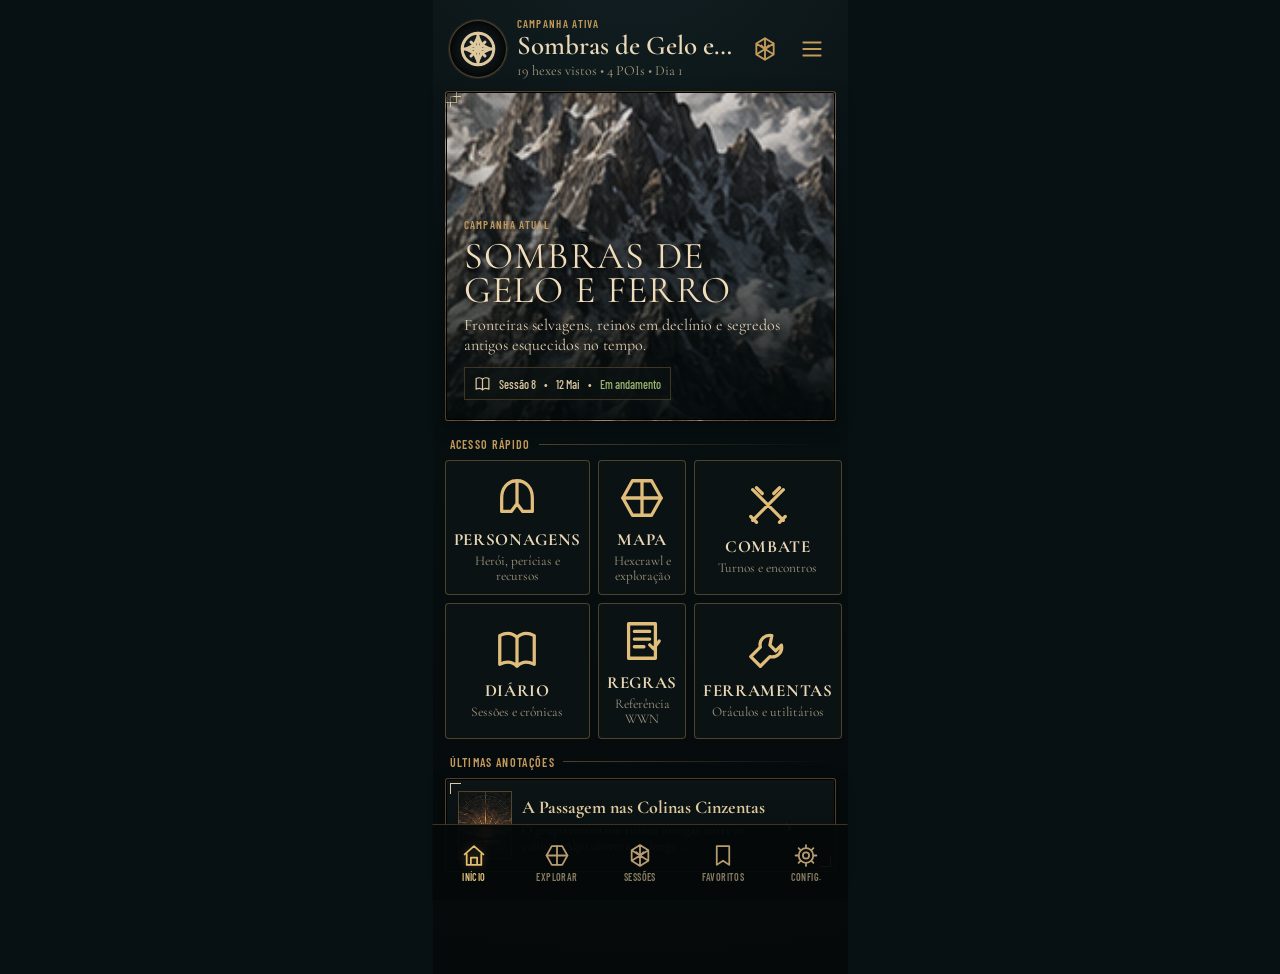
<file: index.html>
<!doctype html><html lang="pt-BR"><head><meta charset="utf-8"><meta name="viewport" content="width=device-width,initial-scale=1,maximum-scale=1,user-scalable=no"><title>Braseiro WWN</title><link rel="stylesheet" href="world.css?v=6"><link rel="stylesheet" href="world-v5.css?v=2"><link rel="stylesheet" href="app-v6.css?v=1"></head><body><main class="app">
<header class="top"></header>
<section id="inicio" class="view active"><div class="screen-head"><div class="brand-mark"><svg class="ui"><use href="assets/ui-icons.svg#compass"></use></svg></div><div class="screen-head-copy"><div class="eyebrow">Campanha ativa</div><div class="screen-title">Sombras de Gelo e Ferro</div><div class="screen-sub" id="homeWorldSummary">Mundo carregando...</div></div><div class="head-actions"><button class="iconbtn" onclick="appGo('mestre')"><svg class="ui"><use href="assets/ui-icons.svg#d20"></use></svg></button><button class="iconbtn" onclick="appGo('configuracoes')"><svg class="ui"><use href="assets/ui-icons.svg#menu"></use></svg></button></div></div>
<div class="hero-campaign orn-card"><div class="eyebrow">Campanha atual</div><div class="campaign-name">Sombras de<br>Gelo e Ferro</div><div class="campaign-desc">Fronteiras selvagens, reinos em declínio e segredos antigos esquecidos no tempo.</div><div class="campaign-meta"><svg class="ui" style="width:17px;height:17px"><use href="assets/ui-icons.svg#book"></use></svg><span>Sessão 8</span><span>•</span><span>12 Mai</span><span>•</span><span class="live">Em andamento</span></div></div>
<div class="section-cap">Acesso rápido</div><div class="quick-grid"><button class="quick-card" onclick="appGo('personagem')"><svg class="ui"><use href="assets/ui-icons.svg#helmet"></use></svg><b>Personagens</b><small>Herói, perícias e recursos</small></button><button class="quick-card" onclick="appGo('explorar')"><svg class="ui"><use href="assets/ui-icons.svg#hex"></use></svg><b>Mapa</b><small>Hexcrawl e exploração</small></button><button class="quick-card" onclick="appGo('confronto')"><svg class="ui"><use href="assets/ui-icons.svg#swords"></use></svg><b>Combate</b><small>Turnos e encontros</small></button><button class="quick-card" onclick="appGo('sessoes')"><svg class="ui"><use href="assets/ui-icons.svg#book"></use></svg><b>Diário</b><small>Sessões e crônicas</small></button><button class="quick-card" onclick="toast('Biblioteca de regras em preparação.')"><svg class="ui"><use href="assets/ui-icons.svg#rules"></use></svg><b>Regras</b><small>Referência WWN</small></button><button class="quick-card" onclick="appGo('mestre')"><svg class="ui"><use href="assets/ui-icons.svg#tools"></use></svg><b>Ferramentas</b><small>Oráculos e utilitários</small></button></div>
<div class="section-cap">Últimas anotações</div><div class="note-strip orn-card"><div class="thumb"></div><div><b>A Passagem nas Colinas Cinzentas</b><small>O grupo encontrou ruínas antigas entre as colinas. Algo observa de longe...</small></div><span class="mini-arrow">›</span></div><div id="playerLog" class="log legacy-hidden"></div></section>

<section id="personagem" class="view"><div class="screen-head"><div class="brand-mark"><svg class="ui"><use href="assets/ui-icons.svg#compass"></use></svg></div><div class="screen-head-copy"><div class="eyebrow">Ficha de personagem</div><div class="screen-title">Alaric Veyron</div><div class="screen-sub">Humano • Explorador • Nível 3</div></div><button class="iconbtn" onclick="appBack()"><svg class="ui"><use href="assets/ui-icons.svg#home"></use></svg></button></div><div class="char-tabs"><button class="active">Resumo</button><button>Perícias</button><button>Equipamento</button><button>Magia</button></div><div class="portrait-card orn-card"><div class="portrait"><svg class="ui"><use href="assets/ui-icons.svg#helmet"></use></svg></div><div class="hp-panel"><svg class="ui"><use href="assets/ui-icons.svg#heart"></use></svg><div class="eyebrow">Pontos de vida</div><div class="hp-big">27 <small>/ 27</small></div><div class="meter"><i style="width:100%"></i></div><div class="muted">Cheio</div></div></div><div class="three-stat"><div class="sheetstat"><svg class="ui"><use href="assets/ui-icons.svg#shield"></use></svg><span>Classe de armadura</span><b>15</b><small>Defesa</small></div><div class="sheetstat"><svg class="ui"><use href="assets/ui-icons.svg#boot"></use></svg><span>Movimento</span><b>30</b><small>pés</small></div><div class="sheetstat"><svg class="ui"><use href="assets/ui-icons.svg#compass"></use></svg><span>Esforço</span><b>6/6</b><small>disponível</small></div></div><div class="six-stat"><div class="sheetstat"><span>FOR</span><b>14</b><small>+2</small></div><div class="sheetstat"><span>DES</span><b>16</b><small>+3</small></div><div class="sheetstat"><span>CON</span><b>14</b><small>+2</small></div><div class="sheetstat"><span>INT</span><b>10</b><small>+0</small></div><div class="sheetstat"><span>SAB</span><b>13</b><small>+1</small></div><div class="sheetstat"><span>CAR</span><b>12</b><small>+1</small></div></div><div class="char-bottom-grid"><div class="list-card orn-card"><h3>Perícias em destaque</h3><button class="skillrow" onclick="rollSkill('Exploração',2)"><span>Exploração</span><b>+2</b></button><button class="skillrow" onclick="rollSkill('Sobrevivência',2)"><span>Sobrevivência</span><b>+2</b></button><button class="skillrow" onclick="rollSkill('Observação',1)"><span>Observação</span><b>+1</b></button><button class="skillrow" onclick="rollSkill('Furtividade',1)"><span>Furtividade</span><b>+1</b></button><div id="skillResult" class="muted" style="margin-top:8px"></div></div><div class="list-card orn-card"><h3>Ataque principal</h3><svg class="ui" style="width:38px;height:38px;color:var(--gold)"><use href="assets/ui-icons.svg#attack"></use></svg><div class="weapon">Espada Longa</div><div class="skillrow"><span>Ataque</span><b>+5</b></div><div class="skillrow"><span>Dano</span><b>1d8+3</b></div><div class="skillrow"><span>Proteção</span><b>CA 15</b></div></div></div><div class="encumbrance orn-card"><svg class="ui"><use href="assets/ui-icons.svg#item"></use></svg><div><div class="eyebrow">Encargos</div><b>Leve</b><div class="meter" style="height:6px;margin:7px 0"><i style="width:56%;background:#7f9b4c"></i></div></div><div style="text-align:right"><b>8,4 / 15</b><small>cargas</small></div></div></section>

<section id="explorar" class="view"><div class="screen-head"><div class="brand-mark"><svg class="ui"><use href="assets/ui-icons.svg#compass"></use></svg></div><div class="screen-head-copy"><div class="eyebrow">Worlds Without Number</div><div class="screen-title">Hex-Crawl</div><div class="screen-sub">Atlas vivo da campanha</div></div><div class="head-actions"><button class="iconbtn" onclick="wwnOpenSearch()"><svg class="ui"><use href="assets/ui-icons.svg#search"></use></svg></button><button class="iconbtn" onclick="wwnOpenLayers()"><svg class="ui"><use href="assets/ui-icons.svg#layers"></use></svg></button><button class="iconbtn" onclick="wwnOpenNotes()"><svg class="ui"><use href="assets/ui-icons.svg#note"></use></svg></button></div></div><div class="card"><div class="atlasbar"><div><div class="label">Atlas • Jornada</div><div class="title">ATLAS</div></div><div class="maptools"><button onclick="zoomBy(-.12)">−</button><button onclick="recenterMap()">⌖</button><button onclick="zoomBy(.12)">+</button></div></div><div class="worldmeta"><span class="pill" id="clockPill">Dia 1 • 08:00</span><span class="pill" id="regionPill">Região central</span><span class="pill" id="auditPill">Mundo ✓</span></div></div><div class="weatherbox card"><div class="weatherthumb" id="weatherThumb"></div><div><div class="label">Tempo / névoa</div><b id="weatherName">Manhã clara</b><div class="muted" id="weatherText">Clima contextual do hex atual.</div></div></div><div class="map" id="map"><div class="map-canvas" id="mapCanvas"></div><div class="map-weather" id="mapWeather"></div><div class="mapinfo"><div class="row"><div><div class="label">LOCAL</div><b id="hexName">Hex atual</b></div><div style="text-align:right"><div class="label">JORNADA</div><b id="travelText">—</b></div></div><div class="muted" id="hexText">Arraste com o dedo. Toque em um hex para selecionar.</div></div></div><div class="card" id="locationPanel"><div class="location-card"><div id="locationArt" class="location-art empty">⌖</div><div><div class="label">LOCAL / POI</div><b id="locationTitle">Nenhum local descoberto</b><div class="location-state" id="locationState"></div><div class="muted" id="locationDesc">Explore o hex para procurar locais de interesse.</div></div></div></div><div class="card event-card" id="eventCard"><div class="label">Último acontecimento</div><strong id="eventTitle">Jornada tranquila</strong><div class="muted" id="eventText">Nenhum acontecimento relevante foi registrado ainda.</div></div><div class="card sticky-actions"><div class="actions"><button class="action primary" onclick="explore()">◎ Explorar hex atual</button><button class="action" id="inspectBtn" onclick="inspectPOI()">◉ Investigar local</button><button class="action" id="enterBtn" onclick="enterPOI()">↳ Entrar / visitar</button><button class="action" onclick="camp()">☾ Acampar</button></div></div></section>

<section id="confronto" class="view"><div class="screen-head"><div class="brand-mark"><svg class="ui"><use href="assets/ui-icons.svg#compass"></use></svg></div><div class="screen-head-copy"><div class="eyebrow">Combate</div><div class="screen-title">Passagem nas Colinas</div><div class="screen-sub">Encontro ativo</div></div><button class="iconbtn" onclick="appBack()"><svg class="ui"><use href="assets/ui-icons.svg#home"></use></svg></button></div><div class="combat-top orn-card"><div class="roundbox"><div class="eyebrow">Rodada</div><b id="combatRound">2</b><small>de 6</small><b id="round" class="legacy-hidden">1</b></div><div class="initiative"><div class="eyebrow">Ordem de iniciativa</div><div class="initiative-track"></div><div class="initiative-dots"><span>18</span><span>15</span><span>12</span><span>09</span><span>07</span><span>04</span></div></div></div><div class="sides"><div><div class="side-title">Lado dos personagens</div><div class="combatant orn-card"><span class="avatar"><svg class="ui"><use href="assets/ui-icons.svg#helmet"></use></svg></span><span><b>Tharion</b><small>PV 18/18 • CA 15</small></span></div><div class="combatant orn-card"><span class="avatar"><svg class="ui"><use href="assets/ui-icons.svg#eye"></use></svg></span><span><b>Lyra</b><small>PV 13/13 • CA 13</small></span></div><div class="combatant orn-card"><span class="avatar"><svg class="ui"><use href="assets/ui-icons.svg#shield"></use></svg></span><span><b>Merek</b><small>PV 22/22 • CA 16</small></span></div></div><div><div class="side-title enemy">Lado dos inimigos</div><div class="combatant enemy orn-card"><span class="avatar"><svg class="ui"><use href="assets/ui-icons.svg#skull"></use></svg></span><span><b>Guerreiro</b><small>PV 7/10 • CA 12</small></span></div><div class="combatant enemy orn-card"><span class="avatar"><svg class="ui"><use href="assets/ui-icons.svg#skull"></use></svg></span><span><b>Arqueiro</b><small>PV 6/8 • CA 12</small></span></div><div class="combatant enemy orn-card"><span class="avatar"><svg class="ui"><use href="assets/ui-icons.svg#skull"></use></svg></span><span><b>Xamã</b><small>PV 5/7 • CA 11</small></span></div></div></div><div class="turn-panel orn-card"><div class="turn-head"><span>Turno de Tharion</span><span>Ações restantes</span></div><b id="mainA" class="legacy-hidden">●</b><b id="moveA" class="legacy-hidden">●</b><div class="combat-actions"><button class="combat-action" onclick="combatAttack()"><svg class="ui"><use href="assets/ui-icons.svg#attack"></use></svg><b>Atacar</b></button><button class="combat-action" onclick="useAction('moveA','Movimento registrado')"><svg class="ui"><use href="assets/ui-icons.svg#move"></use></svg><b>Mover</b></button><button class="combat-action" onclick="useAction('mainA','Defesa registrada')"><svg class="ui"><use href="assets/ui-icons.svg#shield"></use></svg><b>Defender</b></button><button class="combat-action"><svg class="ui"><use href="assets/ui-icons.svg#skill"></use></svg><b>Habilidade</b></button><button class="combat-action"><svg class="ui"><use href="assets/ui-icons.svg#item"></use></svg><b>Item</b></button><button class="combat-action"><svg class="ui"><use href="assets/ui-icons.svg#flee"></use></svg><b>Fuga</b></button></div></div><div class="roll-panel orn-card"><div class="eyebrow">Ataque com espada longa</div><div class="roll-line"><div class="roll-box"><span>d20</span><b id="combatDie">—</b></div><b>+</b><div class="roll-box"><span>Bônus</span><b>+5</b></div><b>=</b><div class="roll-box"><span>Total</span><b id="combatTotal">—</b></div></div><div style="display:flex;justify-content:space-between;margin-top:9px"><b id="combatOutcome" class="muted">Role o ataque</b><span>Alvo CA 12</span></div><div class="toolrow" style="margin-top:10px"><button class="action primary" onclick="combatDamage()">Rolar dano</button><button class="action" onclick="nextCombatRound()">Próxima rodada</button></div><div class="skillrow"><span>Dano</span><b id="damageTotal">—</b></div></div></section>

<section id="mestre" class="view"><div class="screen-head"><div class="brand-mark"><svg class="ui"><use href="assets/ui-icons.svg#compass"></use></svg></div><div class="screen-head-copy"><div class="eyebrow">Mestre</div><div class="screen-title">Oráculos & Ferramentas</div><div class="screen-sub">Mundo vivo e improvisação</div></div><button class="iconbtn" onclick="appBack()"><svg class="ui"><use href="assets/ui-icons.svg#home"></use></svg></button></div><div class="master-tabs"><button class="active">Oráculos</button><button>Tabelas</button><button>NPCs</button><button>Facções</button></div><div class="oracle-hero orn-card"><h2>Oráculos rápidos</h2><div class="muted">Pergunte ao mundo e deixe a imaginação guiar a história.</div></div><div class="oracle-grid"><button class="oracle-card orn-card" onclick="oracleRoll('acao')"><svg class="ui"><use href="assets/ui-icons.svg#compass"></use></svg><b>Ação / Tema</b><small>Qual ação ou tema está em destaque?</small><button>Rolar</button></button><button class="oracle-card orn-card" onclick="oracleRoll('encontro')"><svg class="ui"><use href="assets/ui-icons.svg#swords"></use></svg><b>Encontro</b><small>Que encontro ou situação surge?</small><button>Rolar</button></button><button class="oracle-card orn-card" onclick="oracleRoll('rumor')"><svg class="ui"><use href="assets/ui-icons.svg#note"></use></svg><b>Rumor</b><small>Que rumor circula por aqui?</small><button>Rolar</button></button><button class="oracle-card orn-card" onclick="oracleRoll('perigo')"><svg class="ui"><use href="assets/ui-icons.svg#skull"></use></svg><b>Perigo</b><small>Qual perigo se aproxima?</small><button>Rolar</button></button><button class="oracle-card orn-card" onclick="oracleRoll('descoberta')"><svg class="ui"><use href="assets/ui-icons.svg#discovery"></use></svg><b>Descoberta</b><small>O que os personagens descobrem?</small><button>Rolar</button></button><button class="oracle-card orn-card" onclick="oracleRoll('reacao')"><svg class="ui"><use href="assets/ui-icons.svg#reaction"></use></svg><b>Reação</b><small>Como essa pessoa ou grupo reage?</small><button>Rolar</button></button><button class="oracle-card orn-card" onclick="oracleRoll('moral')"><svg class="ui"><use href="assets/ui-icons.svg#morale"></use></svg><b>Moral</b><small>Qual o nível de moral?</small><button>Rolar</button></button><button class="oracle-card orn-card" onclick="oracleRoll('instinto')"><svg class="ui"><use href="assets/ui-icons.svg#instinct"></use></svg><b>Instinto</b><small>Qual impulso guia a ação?</small><button>Rolar</button></button><button class="oracle-card orn-card" onclick="oracleRoll('virada')"><svg class="ui"><use href="assets/ui-icons.svg#turn"></use></svg><b>Virada</b><small>O que muda repentinamente?</small><button>Rolar</button></button></div><div class="section-cap">Ferramentas do mestre</div><div class="tool-grid"><button class="tool-card orn-card"><svg class="ui"><use href="assets/ui-icons.svg#morale"></use></svg><b>Turno de facção</b><small>Ações e movimentos do mundo.</small></button><button class="tool-card orn-card"><svg class="ui"><use href="assets/ui-icons.svg#skill"></use></svg><b>Tensão</b><small>Acompanhe o ritmo da aventura.</small></button><button class="tool-card orn-card"><svg class="ui"><use href="assets/ui-icons.svg#note"></use></svg><b>Gerador de nomes</b><small>Pessoas, locais e artefatos.</small></button></div><div class="section-cap">Último resultado</div><div class="oracle-result orn-card"><div class="oracle-die" id="oracleDie">—</div><div><h3 id="oracleKind">Nenhum resultado</h3><b id="oracleText">Role um dos oráculos rápidos.</b></div></div><div class="card legacy-hidden"><b id="seenStat">0</b><b id="visitedStat">0</b><b id="poiStat">0</b><b id="baseText">—</b><b id="featureText">—</b><b id="poiText">—</b><b id="climateText">—</b><div id="worldLedger"></div><input id="gmInput"><div id="gmLog"></div></div></section>

<section id="sessoes" class="view"><div class="screen-head"><div class="brand-mark"><svg class="ui"><use href="assets/ui-icons.svg#d20"></use></svg></div><div class="screen-head-copy"><div class="eyebrow">Campanha</div><div class="screen-title">Sessões</div><div class="screen-sub">Crônica e continuidade</div></div></div><div class="section-cap">Sessões recentes</div><div class="sessions-list" id="sessionsList"></div><div class="section-cap">Ações</div><div class="toolrow"><button class="action primary" onclick="appGo('confronto')">Abrir combate</button><button class="action" onclick="appGo('mestre')">Ferramentas</button></div></section>
<section id="favoritos" class="view"><div class="screen-head"><div class="brand-mark"><svg class="ui"><use href="assets/ui-icons.svg#bookmark"></use></svg></div><div class="screen-head-copy"><div class="eyebrow">Campanha</div><div class="screen-title">Favoritos</div><div class="screen-sub">Locais importantes descobertos</div></div></div><div class="favorites-list" id="favoritesList"></div></section>
<section id="configuracoes" class="view"><div class="screen-head"><div class="brand-mark"><svg class="ui"><use href="assets/ui-icons.svg#gear"></use></svg></div><div class="screen-head-copy"><div class="eyebrow">Sistema</div><div class="screen-title">Configurações</div><div class="screen-sub">Interface, áudio e mundo</div></div></div><button class="iconbtn" onclick="appBack()"><svg class="ui"><use href="assets/ui-icons.svg#home"></use></svg></button></div><div class="settings-list"><div class="setting-card orn-card"><div class="setting-row"><div><b>Fog of war</b><small>Neblina densa em território desconhecido.</small></div><button class="toggle on" data-setting="fog" onclick="toggleSetting('fog')"></button></div><div class="setting-row"><div><b>Clima automático</b><small>Tempo contextual por terreno e horário.</small></div><button class="toggle on" data-setting="autoWeather" onclick="toggleSetting('autoWeather')"></button></div></div><div class="setting-card orn-card"><div class="setting-row"><div><b>Áudio</b><small>Efeitos e ambiência da sessão.</small></div><button class="toggle on" data-setting="audio" onclick="toggleSetting('audio')"></button></div><div class="setting-row"><div><b>TTS do Mestre</b><small>Voz apenas para narração.</small></div><button class="toggle on" data-setting="tts" onclick="toggleSetting('tts')"></button></div></div><div class="setting-card orn-card"><div class="eyebrow">Dados</div><div class="toolrow" style="margin-top:9px"><button class="action" onclick="exportWorld()">Exportar mundo</button><button class="action danger" onclick="resetWorld()">Reiniciar mundo</button></div></div></div></section>

<nav class="nav"><button class="active" data-v="inicio" onclick="appGo('inicio')"><svg class="ui"><use href="assets/ui-icons.svg#home"></use></svg><span>Início</span></button><button data-v="explorar" onclick="appGo('explorar')"><svg class="ui"><use href="assets/ui-icons.svg#hex"></use></svg><span>Explorar</span></button><button data-v="sessoes" onclick="appGo('sessoes')"><svg class="ui"><use href="assets/ui-icons.svg#d20"></use></svg><span>Sessões</span></button><button data-v="favoritos" onclick="appGo('favoritos')"><svg class="ui"><use href="assets/ui-icons.svg#bookmark"></use></svg><span>Favoritos</span></button><button data-v="configuracoes" onclick="appGo('configuracoes')"><svg class="ui"><use href="assets/ui-icons.svg#gear"></use></svg><span>Config.</span></button></nav></main><div class="toast" id="toast"></div><script src="world.js?v=6"></script><script src="world-v5.js?v=2"></script><script src="app-v6.js?v=1"></script></body></html>
</file>
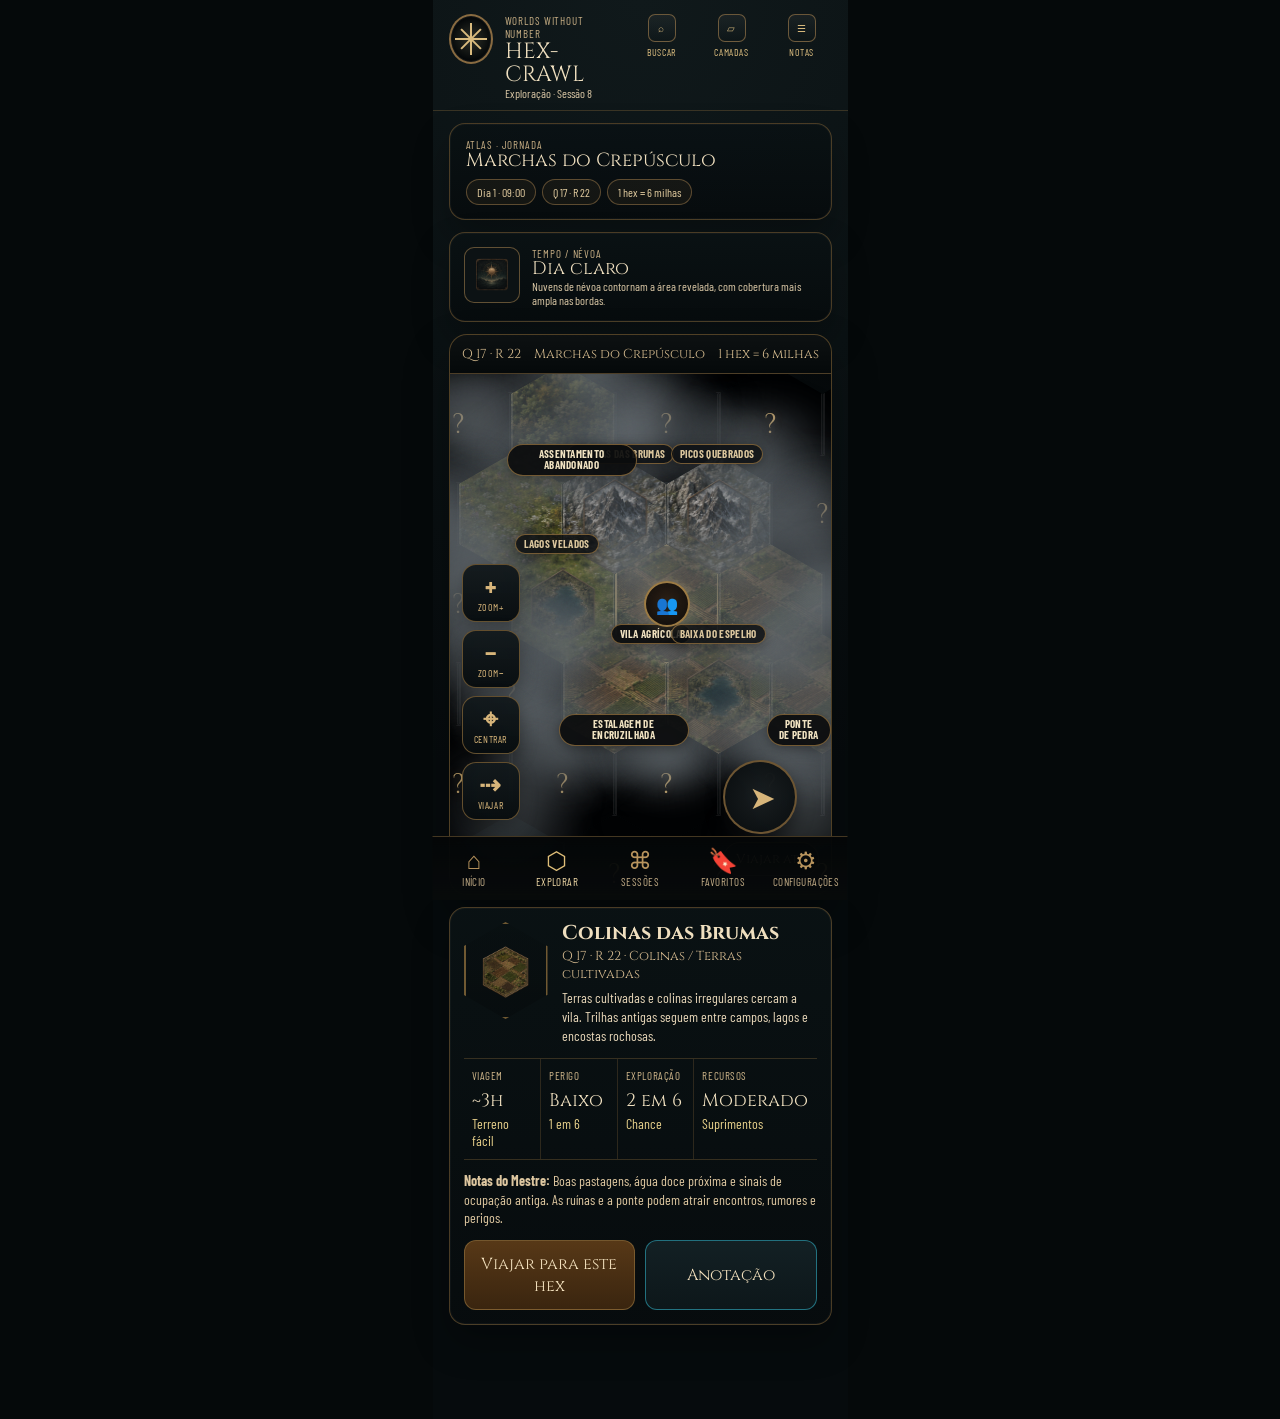
<file: preview-nevoa-v11.html>
<!doctype html>
<html lang="pt-BR">
<head>
<meta charset="utf-8">
<meta name="viewport" content="width=device-width,initial-scale=1,maximum-scale=1,user-scalable=no">
<title>Braseiro WWN — Hex-Crawl</title>
<style>
@import url('https://fonts.googleapis.com/css2?family=Cinzel:wght@500;600;700&family=Barlow+Condensed:wght@400;500;600;700&display=swap');
:root{--bg:#05090a;--panel:#081113;--line:#8e6d3c;--gold:#d9bb7e;--gold2:#b68d54;--text:#efdfbf;--muted:#c7ae84;--shadow:#000;}
*{box-sizing:border-box}html,body{margin:0;background:var(--bg);color:var(--text);font-family:"Barlow Condensed",sans-serif}button{font:inherit}
.app{max-width:415px;min-height:100dvh;margin:0 auto;background:radial-gradient(circle at 50% 0,#10191b 0,#060b0d 55%);padding-bottom:calc(82px + env(safe-area-inset-bottom))}
.top{padding:14px 16px 10px;display:flex;justify-content:space-between;gap:12px;border-bottom:1px solid rgba(142,109,60,.35)}
.brand{display:flex;gap:12px}.seal{width:50px;height:50px;border-radius:50%;position:relative;border:2px solid rgba(182,141,84,.75);box-shadow:0 0 0 1px rgba(255,255,255,.05) inset;background:radial-gradient(circle at 50% 50%,rgba(217,187,126,.16),rgba(4,7,8,.92) 68%)}
.seal:before,.seal:after,.seal i,.seal b{content:"";position:absolute;left:50%;top:50%;background:var(--gold);transform:translate(-50%,-50%)}
.seal:before{width:2px;height:32px}.seal:after{height:2px;width:32px}.seal i{width:2px;height:28px;transform:translate(-50%,-50%) rotate(45deg)}.seal b{height:2px;width:28px;transform:translate(-50%,-50%) rotate(45deg)}
.kicker{font-size:11px;letter-spacing:.08em;text-transform:uppercase;color:var(--muted)}
.page-title{font-family:"Cinzel",serif;font-size:22px;line-height:1.05}
.sub{font-size:12px;color:#dbc8a6}
.tools{display:flex;gap:10px}.tool{width:60px;text-align:center;font-size:10px;letter-spacing:.06em;text-transform:uppercase;color:var(--gold)}.tool .ico{width:28px;height:28px;border-radius:7px;border:1px solid rgba(182,141,84,.55);display:grid;place-items:center;margin:0 auto 4px;background:linear-gradient(180deg,rgba(255,255,255,.05),rgba(255,255,255,0))}
.card{margin:12px 16px;background:linear-gradient(180deg,rgba(10,18,20,.96),rgba(7,12,14,.96));border:1px solid rgba(142,109,60,.5);border-radius:16px;box-shadow:0 18px 36px rgba(0,0,0,.28),0 0 0 1px rgba(255,255,255,.03) inset}
.headcard{padding:14px 16px}.page-title.sm{font-size:19px}.meta{display:flex;gap:6px;flex-wrap:wrap;margin-top:8px}.pill{padding:5px 10px;border-radius:999px;font-size:12px;border:1px solid rgba(182,141,84,.45);background:rgba(182,141,84,.08);color:#e1cb9f}
.weather{display:grid;grid-template-columns:56px 1fr;gap:12px;padding:14px}.thumb{width:56px;height:56px;border-radius:10px;border:1px solid rgba(182,141,84,.5);background:#0c1214 center/cover no-repeat}
.map-shell{margin:0 16px;border:1px solid rgba(142,109,60,.55);border-radius:18px;overflow:hidden;background:#05090a;box-shadow:0 22px 44px rgba(0,0,0,.34)}
.map-head{display:flex;justify-content:space-between;gap:8px;padding:10px 12px;border-bottom:1px solid rgba(142,109,60,.5);font-family:"Cinzel",serif;font-size:13px;color:#d4ba8e;background:linear-gradient(180deg,rgba(255,255,255,.03),rgba(255,255,255,0))}
.map-wrap{position:relative;height:520px;overflow:hidden;background:radial-gradient(circle at 50% 45%,#131e20 0,#0d1416 28%,#060b0d 62%,#040708 100%)}
#mapCanvas,#veilLayer,#labelLayer,#uiLayer{position:absolute;inset:0}
.hex{position:absolute;width:104px;height:120px;clip-path:polygon(50% 0,100% 25%,100% 75%,50% 100%,0 75%,0 25%);overflow:hidden}
.hex .base,.hex .feature{position:absolute;inset:0;background-position:center;background-repeat:no-repeat;clip-path:inherit}.hex .base{background-size:240% auto;transform:scale(1.02)}.hex .feature{background-size:cover}
.hex .grid{position:absolute;inset:0;clip-path:inherit;border:2px solid rgba(255,250,239,.18);z-index:5}
.hex.current .grid{border-color:rgba(223,190,124,.86);box-shadow:0 0 0 1px rgba(255,255,255,.06) inset,0 0 14px rgba(223,190,124,.5),0 0 30px rgba(223,190,124,.16)}
.hex.hidden{background:#010203}.hex.hidden .grid{border-color:rgba(255,255,255,.08)}.hex.hidden .q{position:absolute;left:50%;top:50%;transform:translate(-50%,-50%);z-index:8;color:#d7b16e;font-family:"Cinzel",serif;font-size:28px;text-shadow:0 0 8px rgba(223,190,124,.24),0 2px 6px #000}
.poi-label,.tile-label{position:absolute;z-index:40;pointer-events:none;max-width:122px;padding:3px 8px 4px;border-radius:999px;background:rgba(10,11,13,.92);border:1px solid rgba(142,109,60,.8);box-shadow:0 3px 12px rgba(0,0,0,.35);font-weight:700;letter-spacing:.03em;text-transform:uppercase;line-height:1.03;text-align:center;color:#f0e2c1;white-space:normal;text-wrap:balance;font-size:11px}
.poi-label.wide{max-width:130px}.tile-label{background:rgba(12,14,16,.82);color:#dbc69d}
.group{position:absolute;z-index:45;width:46px;height:46px;border-radius:50%;border:2px solid rgba(194,153,84,.78);background:radial-gradient(circle at 50% 45%,rgba(44,31,19,.98),rgba(10,8,8,.96));display:grid;place-items:center;box-shadow:0 0 18px rgba(223,190,124,.26)}.group span{font-size:18px;color:#d7b57a}
.veil{position:absolute;pointer-events:none;z-index:25}
.veil .cloud{position:absolute;border-radius:50%;background:radial-gradient(circle at 42% 40%,rgba(136,144,149,.72) 0,rgba(116,124,129,.66) 20%,rgba(91,98,103,.52) 40%,rgba(56,61,66,.34) 62%,rgba(18,21,24,0) 82%);filter:blur(16px)}
.veil .cloud.dark{background:radial-gradient(circle at 45% 42%,rgba(124,131,136,.62) 0,rgba(90,96,101,.55) 24%,rgba(60,66,71,.46) 50%,rgba(25,28,31,.30) 70%,rgba(10,12,14,0) 84%)}
.veil .smoke{position:absolute;inset:0;background:
 radial-gradient(ellipse at 18% 52%, rgba(100,107,111,.14) 0 12%, rgba(100,107,111,0) 26%),
 radial-gradient(ellipse at 46% 36%, rgba(128,135,140,.12) 0 10%, rgba(128,135,140,0) 22%),
 radial-gradient(ellipse at 70% 62%, rgba(98,104,110,.12) 0 11%, rgba(98,104,110,0) 24%),
 radial-gradient(ellipse at 84% 40%, rgba(142,148,153,.10) 0 9%, rgba(142,148,153,0) 20%);
 filter:blur(6px);opacity:.88}
.sidebar{position:absolute;left:12px;top:190px;z-index:50;display:grid;gap:8px}.sidebtn{width:58px;min-height:58px;border-radius:14px;border:1px solid rgba(142,109,60,.68);background:linear-gradient(180deg,rgba(18,25,28,.96),rgba(8,13,15,.98));display:grid;place-items:center;color:#d7b57a;font-size:12px;text-align:center;box-shadow:0 6px 18px rgba(0,0,0,.3)}.sidebtn b{font-size:26px;line-height:1}.sidebtn span{display:block;font-size:10px;letter-spacing:.06em;text-transform:uppercase;margin-top:2px}
.fly{position:absolute;right:12px;bottom:18px;z-index:50;text-align:center}.fly .disc{width:74px;height:74px;border-radius:50%;border:2px solid rgba(142,109,60,.75);display:grid;place-items:center;background:radial-gradient(circle at 50% 50%,rgba(25,30,32,.95),rgba(8,12,14,.98));box-shadow:0 8px 18px rgba(0,0,0,.35)}.fly .disc:before{content:"➤";font-size:32px;color:#d7b57a;transform:translateX(3px)}.fly .tag{margin-top:8px;padding:7px 12px;border-radius:999px;background:rgba(9,11,13,.88);border:1px solid rgba(142,109,60,.62);font-family:"Cinzel",serif;color:#dfc499;font-size:13px}
.detail{padding:14px}.detail-head{display:grid;grid-template-columns:86px 1fr;gap:12px}.thumbhex{width:84px;height:97px;clip-path:polygon(50% 0,100% 25%,100% 75%,50% 100%,0 75%,0 25%);border:2px solid rgba(142,109,60,.78);background:center/cover no-repeat;overflow:hidden}.detail h2{margin:0;font-family:"Cinzel",serif;font-size:20px;line-height:1.05}.detail .coords{font-family:"Cinzel",serif;color:#d7bc91;font-size:13px;margin:4px 0 6px}.detail .desc{font-size:14px;color:#e7d6b8;line-height:1.35}
.grid4{display:grid;grid-template-columns:repeat(4,1fr);border-top:1px solid rgba(142,109,60,.35);border-bottom:1px solid rgba(142,109,60,.35);margin:12px 0}.grid4>div{padding:10px 8px;min-height:84px}.grid4>div+div{border-left:1px solid rgba(142,109,60,.28)}.k{font-size:11px;letter-spacing:.05em;text-transform:uppercase;color:#d0b78b}.v{font-family:"Cinzel",serif;font-size:18px;margin-top:6px}.subv{font-size:14px;color:#e6cf8a;margin-top:2px}.note{font-size:14px;line-height:1.35;color:#dec7a0}.btnline{display:flex;gap:10px;margin-top:12px}.btn{flex:1;padding:12px 14px;border-radius:12px;border:1px solid rgba(142,109,60,.68);background:linear-gradient(180deg,#573817,#3a250f);color:#f1dfbc;font-family:"Cinzel",serif;font-size:16px}.btn.secondary{background:linear-gradient(180deg,#132024,#0d171a);border-color:rgba(42,147,165,.72)}
.nav{position:fixed;left:50%;transform:translateX(-50%);bottom:0;max-width:415px;width:100%;padding-bottom:env(safe-area-inset-bottom);display:grid;grid-template-columns:repeat(5,1fr);background:linear-gradient(180deg,rgba(4,6,7,.96),rgba(7,10,11,.98));border-top:1px solid rgba(142,109,60,.45);z-index:90}.nav button{background:none;border:0;color:#c3ad87;padding:10px 4px 12px;font-size:11px;letter-spacing:.04em;text-transform:uppercase}.nav button .ico{display:block;font-size:24px;line-height:1.1;margin-bottom:2px;color:#b8945d}.nav button.active{color:#f0d9a6}.nav button.active .ico{color:#e0bf79}
</style>
</head>
<body>
<main class="app">
<header class="top">
<div class="brand"><div class="seal"><i></i><b></b></div><div><div class="kicker">Worlds Without Number</div><div class="page-title">HEX-CRAWL</div><div class="sub">Exploração · Sessão 8</div></div></div>
<div class="tools"><div class="tool"><div class="ico">⌕</div>Buscar</div><div class="tool"><div class="ico">▱</div>Camadas</div><div class="tool"><div class="ico">☰</div>Notas</div></div>
</header>
<section class="card headcard"><div class="kicker">Atlas · Jornada</div><div class="page-title sm">Marchas do Crepúsculo</div><div class="meta"><span class="pill">Dia 1 · 09:00</span><span class="pill">Q 17 · R 22</span><span class="pill">1 hex = 6 milhas</span></div></section>
<section class="card weather"><div class="thumb" style="background-image:url('assets/weather_time_14_day.png')"></div><div><div class="kicker">Tempo / Névoa</div><div class="page-title sm" style="font-size:18px">Dia claro</div><div class="sub">Nuvens de névoa contornam a área revelada, com cobertura mais ampla nas bordas.</div></div></section>
<section class="map-shell"><div class="map-head"><span>Q 17 · R 22</span><span>Marchas do Crepúsculo</span><span>1 hex = 6 milhas</span></div><div class="map-wrap"><div id="mapCanvas"></div><div id="veilLayer"></div><div id="labelLayer"></div><div id="uiLayer"></div><div class="sidebar"><div class="sidebtn"><div><b>+</b><span>Zoom+</span></div></div><div class="sidebtn"><div><b>−</b><span>Zoom−</span></div></div><div class="sidebtn"><div><b>⌖</b><span>Centrar</span></div></div><div class="sidebtn"><div><b>⇢</b><span>Viajar</span></div></div></div><div class="fly"><div class="disc"></div><div class="tag">Viajar até</div></div></div></section>
<section class="card detail"><div class="detail-head"><div id="detailThumb" class="thumbhex"></div><div><h2>Colinas das Brumas</h2><div class="coords">Q 17 · R 22 · Colinas / Terras cultivadas</div><div class="desc">Terras cultivadas e colinas irregulares cercam a vila. Trilhas antigas seguem entre campos, lagos e encostas rochosas.</div></div></div><div class="grid4"><div><div class="k">Viagem</div><div class="v">~3h</div><div class="subv">Terreno fácil</div></div><div><div class="k">Perigo</div><div class="v">Baixo</div><div class="subv">1 em 6</div></div><div><div class="k">Exploração</div><div class="v">2 em 6</div><div class="subv">Chance</div></div><div><div class="k">Recursos</div><div class="v">Moderado</div><div class="subv">Suprimentos</div></div></div><div class="note"><b>Notas do Mestre:</b> Boas pastagens, água doce próxima e sinais de ocupação antiga. As ruínas e a ponte podem atrair encontros, rumores e perigos.</div><div class="btnline"><button class="btn">Viajar para este hex</button><button class="btn secondary">Anotação</button></div></section>
<nav class="nav"><button><span class="ico">⌂</span>Início</button><button class="active"><span class="ico">⬡</span>Explorar</button><button><span class="ico">⌘</span>Sessões</button><button><span class="ico">🔖</span>Favoritos</button><button><span class="ico">⚙</span>Configurações</button></nav>
</main>
<script>
const HEX_W=104, HEX_H=120, STEP_X=104, STEP_Y=90;
const DIRS=[[1,0],[1,-1],[0,-1],[-1,0],[-1,1],[0,1]];
const BASE={farmland:'assets/terrain_base_03_cultivated_farmland.png',lush:'assets/terrain_base_01_lush_grassland.png',meadow:'assets/terrain_base_04_wild_meadow.png',highland:'assets/terrain_base_16_rocky_highland.png',deciduous:'assets/terrain_base_06_deciduous_forest.png'};
const FEATURE={mountains:'assets/terrain_features_04_high_mountains.png',lake:'assets/terrain_features_09_freshwater_lake.png'};
const POI={village:'Vila Agrícola',inn:'Estalagem de Encruzilhada',bridge:'Ponte de Pedra',ruins:'Assentamento Abandonado'};
const tiles=[
{q:0,r:0,revealed:true,visited:true,current:true,base:'farmland',name:'Vila Agrícola',poi:'village'},
{q:-1,r:0,revealed:true,base:'lush',feature:'lake',name:'Lagos Velados'},
{q:1,r:0,revealed:true,base:'farmland',name:'Campos do Leste'},
{q:0,r:-1,revealed:true,base:'highland',feature:'mountains',name:'Colinas das Brumas'},
{q:1,r:-1,revealed:true,base:'highland',feature:'mountains',name:'Picos Quebrados'},
{q:-1,r:1,revealed:true,base:'farmland',poi:'inn',name:'Estalagem de Encruzilhada'},
{q:0,r:1,revealed:true,base:'farmland',feature:'lake',name:'Baixa do Espelho'},
{q:1,r:1,revealed:true,base:'farmland',poi:'bridge',name:'Ponte de Pedra'},
{q:0,r:-2,revealed:true,base:'deciduous',poi:'ruins',name:'Assentamento Abandonado'},
{q:-1,r:-1,revealed:true,base:'meadow',name:'Prado Antigo'},
{q:2,r:-1,revealed:false},{q:2,r:0,revealed:false},{q:2,r:1,revealed:false},{q:1,r:2,revealed:false},{q:0,r:2,revealed:false},{q:-1,r:2,revealed:false},{q:-2,r:2,revealed:false},{q:-2,r:1,revealed:false},{q:-2,r:0,revealed:false},{q:-2,r:-1,revealed:false},{q:-1,r:-2,revealed:false},{q:1,r:-2,revealed:false},{q:2,r:-2,revealed:false},{q:-2,r:3,revealed:false},{q:-1,r:3,revealed:false},{q:0,r:3,revealed:false},{q:1,r:3,revealed:false},{q:2,r:2,revealed:false},{q:3,r:1,revealed:false},{q:3,r:0,revealed:false},{q:3,r:-1,revealed:false},{q:3,r:-2,revealed:false},{q:2,r:-3,revealed:false},{q:1,r:-3,revealed:false},{q:0,r:-3,revealed:false},{q:-1,r:-3,revealed:false},{q:-2,r:-2,revealed:false},{q:-3,r:-1,revealed:false},{q:-3,r:0,revealed:false},{q:-3,r:1,revealed:false},{q:-3,r:2,revealed:false}
];
const tileMap=new Map(tiles.map(t=>[`${t.q},${t.r}`,t]));
const pos=(q,r)=>({x:165+STEP_X*(q+r/2),y:170+STEP_Y*r});
const neighbor=(t,d)=>tileMap.get(`${t.q+d[0]},${t.r+d[1]}`);
const mk=(tag,cls,p)=>{const e=document.createElement(tag);if(cls)e.className=cls;if(p)p.appendChild(e);return e};
function render(){
 const map=document.getElementById('mapCanvas'), veil=document.getElementById('veilLayer'), lab=document.getElementById('labelLayer'), ui=document.getElementById('uiLayer');
 map.innerHTML=''; veil.innerHTML=''; lab.innerHTML=''; ui.innerHTML='';
 const current=tiles.find(t=>t.current);
 tiles.forEach(t=>{const p=pos(t.q,t.r); const h=mk('div','hex'+(t.current?' current':'')+(t.revealed?'':' hidden'),map); h.style.left=p.x+'px'; h.style.top=p.y+'px'; if(t.revealed){const b=mk('div','base',h); b.style.backgroundImage=`url('${BASE[t.base]||BASE.farmland}')`; if(t.feature){const f=mk('div','feature',h); f.style.backgroundImage=`url('${FEATURE[t.feature]}')`;} mk('div','grid',h);} else {mk('div','grid',h); const q=mk('div','q',h); q.textContent='?';}});
 const cp=pos(current.q,current.r); const g=mk('div','group',ui); g.style.left=(cp.x+29)+'px'; g.style.top=(cp.y+37)+'px'; g.innerHTML='<span>👥</span>';
 tiles.filter(t=>t.revealed).forEach(t=>{const p=pos(t.q,t.r); if(t.poi){const x=mk('div','poi-label'+((POI[t.poi]||'').length>18?' wide':''),lab); x.textContent=POI[t.poi]; x.style.left=(p.x-4)+'px'; x.style.top=(p.y+80)+'px';} else if(t.name && (t.feature || t.base==='highland' || t.base==='deciduous')){const x=mk('div','tile-label',lab); x.textContent=t.name; x.style.left=(p.x+4)+'px'; x.style.top=(p.y-10)+'px';}});
 const frontier=[]; tiles.filter(t=>t.revealed).forEach(t=>DIRS.forEach((d,i)=>{const n=neighbor(t,d); if(!(n&&n.revealed)){frontier.push({t,i});}}));
 const angles=[0,60,-60,180,120,-120];
 frontier.forEach((f,idx)=>{const p=pos(f.t.q,f.t.r); const a=angles[f.i]*Math.PI/180; const cx=p.x+HEX_W/2+Math.cos(a)*74; const cy=p.y+HEX_H/2+Math.sin(a)*60; const wrap=mk('div','veil',veil); wrap.style.left=(cx-92)+'px'; wrap.style.top=(cy-74)+'px'; wrap.style.width='184px'; wrap.style.height='148px'; const smoke=mk('div','smoke',wrap); const c1=mk('div','cloud',wrap), c2=mk('div','cloud dark',wrap), c3=mk('div','cloud',wrap);
 c1.style.left='8px'; c1.style.top='26px'; c1.style.width='118px'; c1.style.height='78px';
 c2.style.left='46px'; c2.style.top='16px'; c2.style.width='126px'; c2.style.height='86px';
 c3.style.left='34px'; c3.style.top='56px'; c3.style.width='104px'; c3.style.height='62px';
 wrap.style.transform=`rotate(${(-22 + (idx*17)%44)}deg)`;
 wrap.style.opacity=(0.72 + ((idx*13)%18)/100).toFixed(2);
 });
 [[-34,86,146,292],[305,92,138,300],[-20,362,170,154],[270,360,178,148],[76,6,250,116]].forEach((cfg,idx)=>{const w=mk('div','veil',veil); w.style.left=cfg[0]+'px'; w.style.top=cfg[1]+'px'; w.style.width=cfg[2]+'px'; w.style.height=cfg[3]+'px'; w.style.opacity=(idx===4?0.58:0.62); const s=mk('div','smoke',w); s.style.opacity='.75'; const a=mk('div','cloud dark',w); a.style.left='12px'; a.style.top='8px'; a.style.width=(cfg[2]-28)+'px'; a.style.height=Math.round(cfg[3]*.46)+'px'; const b=mk('div','cloud',w); b.style.left='28px'; b.style.top=Math.round(cfg[3]*.28)+'px'; b.style.width=(cfg[2]-42)+'px'; b.style.height=Math.round(cfg[3]*.40)+'px'; const c=mk('div','cloud dark',w); c.style.left='4px'; c.style.top=Math.round(cfg[3]*.55)+'px'; c.style.width=(cfg[2]-12)+'px'; c.style.height=Math.round(cfg[3]*.30)+'px';});
 document.getElementById('detailThumb').style.backgroundImage=`linear-gradient(rgba(0,0,0,.08),rgba(0,0,0,.2)), url('${BASE[current.base]}')`;
}
render();
</script>
</body>
</html>
</file>
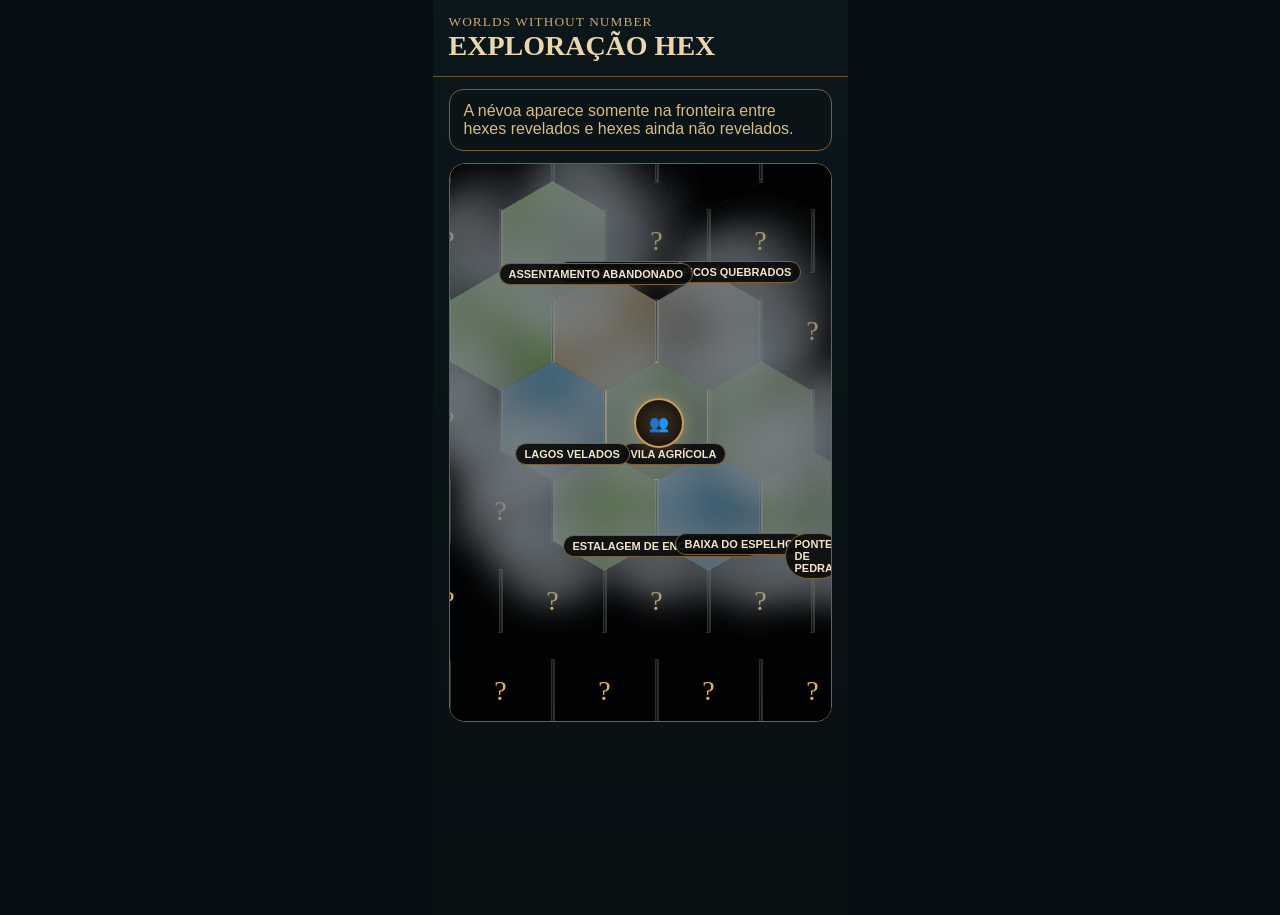
<file: preview-nevoa-v12.html>
<!doctype html>
<html lang="pt-BR"><head><meta charset="utf-8"><meta name="viewport" content="width=device-width,initial-scale=1"><title>WWN névoa v12</title>
<style>
body{margin:0;background:#061014;color:#ecd7ab;font-family:Arial,sans-serif}.app{width:415px;min-height:915px;margin:0 auto;background:linear-gradient(#0b171b,#071013)}
.h{padding:14px 16px;border-bottom:1px solid #6f542e;font-family:Georgia,serif}.h small{display:block;color:#caa96c;letter-spacing:.08em}.h b{font-size:28px}
.card{margin:12px 16px;padding:12px 14px;border:1px solid #7b6034;border-radius:14px;background:#0a1316}.sub{color:#d9bb7e}
.map{margin:0 16px;border:1px solid #7b6034;border-radius:16px;overflow:hidden;background:#05090a}.mh{display:flex;justify-content:space-between;padding:10px 12px;color:#d6b57a;border-bottom:1px solid #7b6034;font:14px Georgia,serif}.wrap{position:relative;height:520px;background:radial-gradient(circle at 50% 45%,#162024 0,#0b1316 40%,#05090a 100%)}
.hex{position:absolute;width:104px;height:120px;clip-path:polygon(50% 0,100% 25%,100% 75%,50% 100%,0 75%,0 25%);overflow:hidden}.hex .bg,.hex .bd{position:absolute;inset:0}.hex .bd{border:2px solid rgba(255,245,220,.18);clip-path:inherit;box-sizing:border-box}.hex.cur .bd{border-color:#e1bc72;box-shadow:0 0 18px rgba(225,188,114,.5)}
.t1{background:linear-gradient(135deg,#5e7a46,#364826)}.t2{background:linear-gradient(135deg,#66824d,#486437)}.t3{background:linear-gradient(135deg,#486e87,#21495c)}.t4{background:linear-gradient(135deg,#7f7358,#5a503e)}.t5{background:linear-gradient(135deg,#6c6c67,#3f403d)}
.hidden{background:#010203}.q{position:absolute;left:50%;top:50%;transform:translate(-50%,-50%);font:28px Georgia,serif;color:#d9b26a;text-shadow:0 0 8px rgba(225,188,114,.2)}
.lab{position:absolute;z-index:5;padding:4px 9px;border:1px solid #7b6034;border-radius:999px;background:rgba(10,11,13,.92);color:#f2e5c5;font:700 11px Arial,sans-serif;text-transform:uppercase}
.party{position:absolute;z-index:6;width:46px;height:46px;border-radius:50%;display:grid;place-items:center;border:2px solid #c79d52;background:radial-gradient(circle,#40311e,#0d0b0a);box-shadow:0 0 16px rgba(225,188,114,.35)}
.fog{position:absolute;z-index:4;pointer-events:none}.fog:before,.fog:after,.fog i{content:"";position:absolute;border-radius:50%;filter:blur(16px)}.fog:before{left:8px;top:26px;width:118px;height:78px;background:radial-gradient(circle at 45% 42%,rgba(162,171,177,.72),rgba(103,111,118,.48) 55%,rgba(0,0,0,0) 82%)}.fog:after{left:44px;top:14px;width:126px;height:86px;background:radial-gradient(circle at 45% 42%,rgba(134,142,147,.62),rgba(83,90,95,.46) 56%,rgba(0,0,0,0) 84%)}.fog i{left:34px;top:56px;width:104px;height:62px;background:radial-gradient(circle at 45% 42%,rgba(160,169,175,.62),rgba(93,99,104,.42) 58%,rgba(0,0,0,0) 84%)}
</style></head><body><div class="app"><div class="h"><small>WORLDS WITHOUT NUMBER</small><b>EXPLORAÇÃO HEX</b></div><div class="card"><div class="sub">A névoa aparece somente na fronteira entre hexes revelados e hexes ainda não revelados.</div></div><div class="map"><div class="mh"><span>Q 17 · R 22</span><span>Marchas do Crepúsculo</span><span>1 hex = 6 milhas</span></div><div id="wrap" class="wrap"></div></div></div>
<script>
const W=104,H=120,SX=104,SY=90,wrap=document.getElementById('wrap');
const dirs=[[1,0],[1,-1],[0,-1],[-1,0],[-1,1],[0,1]],ang=[0,60,-60,180,120,-120];
const tiles=[
{q:0,r:0,rev:1,cur:1,cls:'t1',label:'Vila Agrícola',lx:16,ly:82},
{q:-1,r:0,rev:1,cls:'t3',label:'Lagos Velados',lx:14,ly:82},
{q:1,r:0,rev:1,cls:'t1'},
{q:0,r:-1,rev:1,cls:'t4',label:'Colinas das Brumas',lx:4,ly:-10},
{q:1,r:-1,rev:1,cls:'t5',label:'Picos Quebrados',lx:16,ly:-10},
{q:-1,r:1,rev:1,cls:'t2',label:'Estalagem de Encruzilhada',lx:0,ly:84},
{q:0,r:1,rev:1,cls:'t3',label:'Baixa do Espelho',lx:18,ly:82},
{q:1,r:1,rev:1,cls:'t1',label:'Ponte de Pedra',lx:24,ly:82},
{q:0,r:-2,rev:1,cls:'t2',label:'Assentamento Abandonado',lx:-2,ly:82},
{q:-1,r:-1,rev:1,cls:'t2'}];
[-3,-2,-1,0,1,2,3].forEach(q=>[-3,-2,-1,0,1,2,3].forEach(r=>{if(Math.abs(q+r)<=3&&!tiles.find(t=>t.q==q&&t.r==r))tiles.push({q,r,rev:0});}));
const key=t=>t.q+','+t.r, map=new Map(tiles.map(t=>[key(t),t]));
const pos=(q,r)=>({x:155+SX*(q+r/2),y:160+SY*r});
function el(tag,cls,par){const e=document.createElement(tag);if(cls)e.className=cls;if(par)par.appendChild(e);return e}
tiles.forEach(t=>{const p=pos(t.q,t.r),h=el('div','hex'+(t.cur?' cur':''),wrap);h.style.left=p.x+'px';h.style.top=p.y+'px';if(t.rev){el('div','bg '+t.cls,h);el('div','bd',h);if(t.label){const l=el('div','lab',wrap);l.textContent=t.label;l.style.left=(p.x+(t.lx||10))+'px';l.style.top=(p.y+(t.ly||80))+'px';}}else{h.classList.add('hidden');el('div','bd',h);const q=el('div','q',h);q.textContent='?';}});
const c=tiles.find(t=>t.cur),cp=pos(c.q,c.r),party=el('div','party',wrap);party.innerHTML='👥';party.style.left=(cp.x+29)+'px';party.style.top=(cp.y+37)+'px';
tiles.filter(t=>t.rev).forEach(t=>dirs.forEach((d,i)=>{const n=map.get((t.q+d[0])+','+(t.r+d[1]));if(!n||!n.rev){const p=pos(t.q,t.r),a=ang[i]*Math.PI/180,cx=p.x+W/2+Math.cos(a)*74,cy=p.y+H/2+Math.sin(a)*60,f=el('div','fog',wrap);f.style.left=(cx-92)+'px';f.style.top=(cy-74)+'px';f.style.width='184px';f.style.height='148px';f.style.transform='rotate('+(-22+((t.q*17+t.r*23+i*13)%44))+'deg)';f.style.opacity=.80;el('i','',f);}}));
</script></body></html>
</file>
<file: world.css>
@import url('https://fonts.googleapis.com/css2?family=Barlow+Condensed:wght@400;600;700&display=swap');
:root{--bg:#071012;--panel:#0b1517;--cream:#dec99f;--bronze:#b58b4d;--teal:#2eb5c5;--ink:#03090a;--danger:#c66a4a;--ok:#79b89b}
*{box-sizing:border-box}html,body{margin:0;background:var(--bg);color:var(--cream);font-family:"Barlow Condensed",sans-serif}button,input,textarea{font:inherit}.app{max-width:415px;min-height:100dvh;margin:auto;background:linear-gradient(180deg,#071012,#091517);position:relative;padding-bottom:calc(150px + env(safe-area-inset-bottom))}.top{padding:18px 18px 12px;border-bottom:1px solid #b58b4d55;display:flex;justify-content:space-between;align-items:end}.title{font-weight:700;letter-spacing:.06em;text-transform:uppercase;font-size:23px}.label{font-weight:600;letter-spacing:.04em;text-transform:uppercase;font-size:12px;color:var(--bronze)}.status{font-size:12px;color:var(--teal)}.view{display:none;padding:14px}.view.active{display:block}.card{background:var(--panel);border:1px solid #b58b4d44;border-radius:10px;padding:14px;margin-bottom:10px}.hero{display:flex;justify-content:space-between;gap:10px}.big{font-size:34px;font-weight:700}.muted{opacity:.76}.stats{display:grid;grid-template-columns:repeat(3,1fr);gap:8px;margin-top:12px}.stat{padding:10px;background:#071012;border-radius:8px;text-align:center}.stat b{display:block;font-size:22px}.actions{display:grid;grid-template-columns:1fr 1fr;gap:8px}.action{background:#102124;color:var(--cream);border:1px solid #2eb5c566;padding:11px;border-radius:8px;text-align:left;min-height:44px}.action.primary{border-color:#b58b4d88;background:#1a211d}.action.danger{border-color:#c66a4a66}.action:disabled{opacity:.38}.action:active:not(:disabled){transform:scale(.98)}.atlasbar{display:grid;grid-template-columns:1fr auto;gap:8px;align-items:center}.worldmeta{display:flex;gap:6px;flex-wrap:wrap;margin-top:8px}.pill{font-size:11px;padding:3px 7px;border-radius:20px;border:1px solid #b58b4d55;background:#b58b4d14}.maptools{display:grid;grid-template-columns:repeat(3,36px);gap:5px}.maptools button{height:36px;border-radius:8px;border:1px solid #b58b4d55;background:#071012;color:var(--cream)}.weatherbox{display:grid;grid-template-columns:44px 1fr;gap:8px;align-items:center}.weatherthumb{width:44px;height:44px;border-radius:8px;border:1px solid #b58b4d44;background:#071012 center/cover no-repeat}.map{position:relative;height:calc(100dvh - 390px);min-height:390px;margin:0 -14px;overflow:hidden;background:#03090a;border-top:1px solid #b58b4d44;border-bottom:1px solid #b58b4d44;touch-action:none;user-select:none;-webkit-user-select:none;cursor:grab}.map.dragging{cursor:grabbing}.map-canvas{position:absolute;left:0;top:0;transform-origin:0 0;will-change:transform}.map-weather{position:absolute;inset:0;z-index:6;pointer-events:none;opacity:0;transition:opacity .3s}.map-weather.fog{opacity:.34;background-image:linear-gradient(#dce5e155,#dce5e122),url('assets/weather_time_07_fog.png');background-position:center;background-size:cover;mix-blend-mode:screen}.map-weather.rain{opacity:.10;background:repeating-linear-gradient(105deg,transparent 0 12px,#b8d1d844 13px 15px,transparent 16px 26px)}.map-weather.snow{opacity:.14;background:radial-gradient(#fff 0 1px,transparent 2px) 0 0/18px 18px}.hex{position:absolute;width:92px;height:106px;clip-path:polygon(50% 0,100% 25%,100% 75%,50% 100%,0 75%,0 25%);isolation:isolate;cursor:pointer}.hex .layer{position:absolute;inset:0;clip-path:inherit;background-position:center;background-repeat:no-repeat}.hex .base{background-size:230% auto;transform:scale(1.02);filter:saturate(.84) brightness(.99)}.hex .feature{background-size:230% auto;transform:scale(1.02);opacity:1;mix-blend-mode:normal;filter:saturate(.96) brightness(1.02)}.hex .mist{background:radial-gradient(circle at 50% 45%,rgba(255,255,255,.28),rgba(255,255,255,.15) 30%,rgba(255,255,255,0) 70%);mix-blend-mode:screen;opacity:0}.hex.misty.seen .mist{opacity:.5}.hex .shade{position:absolute;inset:0;clip-path:inherit;background:#020607ef;z-index:1;transition:.18s}.hex.seen .shade{background:#0004}.hex.visited .shade{background:#0001}.hex.current{filter:drop-shadow(0 0 6px rgba(239,205,132,.35)) drop-shadow(0 0 15px rgba(213,170,91,.55)) drop-shadow(0 0 26px rgba(213,170,91,.30))}.hex.current .base{filter:saturate(1.08) brightness(1.08)}.hex.current::after{content:"";position:absolute;inset:-5px;clip-path:inherit;box-shadow:0 0 16px rgba(229,190,107,.56),0 0 30px rgba(229,190,107,.22);pointer-events:none;z-index:0}.hex .mark{position:absolute;z-index:5;left:50%;top:50%;transform:translate(-50%,-50%);font-weight:700;font-size:18px;color:#ead7ad;text-shadow:0 0 7px #d5aa5b77,0 2px 4px #000}.hex .poi{position:absolute;z-index:5;inset:0;width:auto;height:auto;clip-path:inherit;background:center/230% auto no-repeat;filter:saturate(1.02) brightness(1.03) drop-shadow(0 2px 3px #000);opacity:0;transition:opacity .2s}.hex.poi-known .poi{opacity:1}.hex.poi-known .shade{background:#0000}.mapinfo{position:absolute;z-index:8;left:12px;right:12px;bottom:12px;background:#071012e8;backdrop-filter:blur(8px);border:1px solid #b58b4d55;border-radius:8px;padding:9px 11px;pointer-events:none}.mapinfo .row{display:flex;justify-content:space-between;gap:10px}.mapinfo small{opacity:.7}.location-card{display:grid;grid-template-columns:76px 1fr;gap:10px;align-items:start}.location-art{width:76px;height:76px;border-radius:10px;border:1px solid #b58b4d55;background:#071012 center/220% auto no-repeat}.location-art.empty{display:flex;align-items:center;justify-content:center;font-size:28px;color:#b58b4d88}.location-state{display:flex;gap:5px;flex-wrap:wrap;margin:6px 0}.state-chip{font-size:10px;letter-spacing:.04em;text-transform:uppercase;border:1px solid #ffffff22;border-radius:12px;padding:2px 6px}.state-chip.ok{border-color:#79b89b66;color:#9ed6ba}.state-chip.warn{border-color:#c66a4a66;color:#e5a286}.event-card{border-left:3px solid #b58b4d;padding-left:10px}.event-card strong{display:block;margin-bottom:3px}.log{height:155px;overflow:auto;font-size:13px;line-height:1.35}.log div{padding:4px 0;border-bottom:1px solid #ffffff0b}.world-ledger{max-height:220px;overflow:auto}.ledger-row{display:grid;grid-template-columns:1fr auto;gap:8px;padding:7px 0;border-bottom:1px solid #ffffff0b}.ledger-row small{opacity:.65}.legend{display:grid;grid-template-columns:1fr 1fr;gap:8px}.legend small{display:block;opacity:.72}.legend b{display:block}.progress{height:6px;background:#071012;border-radius:5px;overflow:hidden;margin-top:5px}.progress i{display:block;height:100%;background:var(--teal)}.toolrow{display:flex;gap:8px}.toolrow .action{flex:1}.nav{position:fixed;max-width:415px;left:50%;transform:translateX(-50%);right:0;bottom:0;height:calc(68px + env(safe-area-inset-bottom));padding-bottom:env(safe-area-inset-bottom);background:#081214f5;border-top:1px solid #b58b4d55;display:grid;grid-template-columns:repeat(4,1fr);z-index:20}.nav button{background:none;border:0;color:#dec99f99}.nav button.active{color:var(--teal);border-top:2px solid var(--teal)}input,textarea{width:100%;background:#071012;border:1px solid #b58b4d55;color:var(--cream);padding:10px;border-radius:8px}.toast{position:fixed;left:50%;bottom:calc(82px + env(safe-area-inset-bottom));transform:translateX(-50%) translateY(20px);width:min(375px,calc(100% - 32px));background:#101b1dcc;border:1px solid #b58b4d66;border-radius:9px;padding:10px 12px;z-index:40;opacity:0;pointer-events:none;transition:.2s;backdrop-filter:blur(8px)}.toast.show{opacity:1;transform:translateX(-50%) translateY(0)}#jogar .hero{border-left:3px solid var(--bronze)}#explorar{padding-top:10px;padding-bottom:calc(98px + env(safe-area-inset-bottom))}#explorar>.sticky-actions{position:sticky;bottom:calc(76px + env(safe-area-inset-bottom));z-index:18;margin-bottom:12px;box-shadow:0 -8px 18px #03090acc}@media(max-height:760px){.map{min-height:360px}.top{padding-top:12px}.view{padding-top:10px}}
.hex.poi-known{filter:drop-shadow(0 0 5px rgba(213,170,91,.18))}.hex.poi-known.current{filter:drop-shadow(0 0 6px rgba(239,205,132,.35)) drop-shadow(0 0 15px rgba(213,170,91,.55)) drop-shadow(0 0 26px rgba(213,170,91,.30))}
</file>
<file: world-v5.css>
@import url('fog-v7.css?v=1');
.atlas-commandbar{display:grid;grid-template-columns:repeat(3,1fr);gap:6px;margin-top:10px;padding-top:9px;border-top:1px solid #b58b4d33}.atlas-commandbar button{border:0;background:transparent;color:var(--cream);padding:7px 4px;font-size:12px;letter-spacing:.045em;text-transform:uppercase;opacity:.82}.atlas-commandbar button:active{opacity:1;background:#b58b4d12}.atlas-commandbar .ico{display:block;font-size:17px;color:var(--bronze);margin-bottom:2px}.hex.selected:not(.current){filter:drop-shadow(0 0 5px rgba(239,205,132,.22)) drop-shadow(0 0 13px rgba(213,170,91,.42))}.hex.selected:not(.current)::after{content:"";position:absolute;inset:-4px;clip-path:inherit;box-shadow:0 0 14px rgba(229,190,107,.42),0 0 24px rgba(229,190,107,.18);z-index:0;pointer-events:none}.hex .poi-label{position:absolute;left:7px;right:7px;bottom:13px;z-index:7;padding:2px 3px;border-radius:4px;background:#061012cc;color:#f0dfb9;text-align:center;font-size:9px;line-height:1.05;text-transform:uppercase;letter-spacing:.03em;text-shadow:0 1px 2px #000;white-space:nowrap;overflow:hidden;text-overflow:ellipsis}.hex.current .poi-label{bottom:9px}.map.hide-features .hex .feature{display:none!important}.map.hide-pois .hex .poi,.map.hide-pois .hex .poi-label{display:none!important}.map.hide-mist .hex .mist,.map.hide-mist .map-weather{display:none!important}.map.hide-labels .hex .poi-label{display:none!important}.hex-detail{border-color:#b58b4d66;padding:0;overflow:hidden}.hex-detail-hero{display:grid;grid-template-columns:92px 1fr;min-height:92px}.hex-detail-art{min-height:92px;background:#061012 center/cover no-repeat;border-right:1px solid #b58b4d44}.hex-detail-copy{padding:11px 12px}.hex-detail-copy h2{font-size:22px;margin:2px 0 3px;letter-spacing:.045em}.coordline{font-size:11px;color:var(--bronze);text-transform:uppercase;letter-spacing:.05em}.detail-state{display:flex;gap:5px;flex-wrap:wrap;margin-top:6px}.detail-grid{display:grid;grid-template-columns:repeat(2,1fr);border-top:1px solid #b58b4d33}.detail-cell{padding:9px 10px;border-right:1px solid #b58b4d22;border-bottom:1px solid #b58b4d22}.detail-cell:nth-child(even){border-right:0}.detail-cell span{display:block;font-size:10px;color:#b58b4d;text-transform:uppercase;letter-spacing:.05em}.detail-cell b{display:block;margin-top:2px;font-size:15px}.detail-note{padding:9px 10px;font-size:12px;opacity:.76;border-top:1px solid #ffffff0b}.detail-actions{display:grid;grid-template-columns:1fr auto;gap:7px;padding:10px}.detail-actions .action{width:100%}.detail-actions .icon-action{min-width:45px;text-align:center}.atlas-modal{position:fixed;inset:0;z-index:80;background:#020708d9;display:none;align-items:flex-end;justify-content:center;backdrop-filter:blur(4px)}.atlas-modal.open{display:flex}.atlas-sheet{width:min(415px,100%);max-height:78dvh;overflow:auto;background:#0a1416;border:1px solid #b58b4d66;border-bottom:0;border-radius:16px 16px 0 0;padding:14px 14px calc(16px + env(safe-area-inset-bottom));box-shadow:0 -18px 50px #000a}.sheet-head{display:flex;align-items:center;justify-content:space-between;gap:12px;margin-bottom:11px}.sheet-head h3{margin:0;font-size:20px;letter-spacing:.05em;text-transform:uppercase}.sheet-close{width:36px;height:36px;border:1px solid #b58b4d55;background:#071012;color:var(--cream);border-radius:8px}.search-results{margin-top:9px;display:grid;gap:6px}.search-result{display:grid;grid-template-columns:42px 1fr auto;gap:8px;align-items:center;background:#071012;border:1px solid #b58b4d33;border-radius:8px;padding:7px;text-align:left;color:var(--cream)}.search-thumb{width:42px;height:42px;background:#0d1718 center/cover no-repeat;clip-path:polygon(50% 0,100% 25%,100% 75%,50% 100%,0 75%,0 25%)}.search-result small{display:block;opacity:.62}.search-result .goto{color:var(--bronze);font-size:18px}.layer-list{display:grid;gap:8px}.layer-row{display:flex;justify-content:space-between;align-items:center;padding:10px;border:1px solid #b58b4d33;border-radius:8px;background:#071012}.layer-row small{display:block;opacity:.6}.switch{position:relative;width:44px;height:24px;border-radius:20px;background:#182326;border:1px solid #ffffff18}.switch i{position:absolute;width:18px;height:18px;border-radius:50%;left:2px;top:2px;background:#dec99f88;transition:.18s}.switch.on{border-color:#b58b4d88;background:#3a301d}.switch.on i{left:22px;background:#e2c378}.note-area{min-height:150px;resize:vertical}.sheet-actions{display:flex;gap:8px;margin-top:10px}.sheet-actions .action{flex:1}.selected-marker{position:absolute;z-index:8;left:50%;top:9px;transform:translateX(-50%);font-size:9px;padding:2px 5px;border-radius:9px;background:#b58b4ddd;color:#071012;font-weight:700;text-transform:uppercase;letter-spacing:.04em}.current-marker{position:absolute;z-index:8;left:50%;top:20px;transform:translateX(-50%);font-size:8px;color:#f1dfb8;text-shadow:0 1px 3px #000;text-transform:uppercase}.maphint{font-size:10px;opacity:.6;margin-top:5px}.explore-selected-note{font-size:11px;margin-top:4px;color:#d8c292}.empty-result{padding:18px;text-align:center;opacity:.6;border:1px dashed #b58b4d33;border-radius:8px}@media(max-height:760px){.atlas-sheet{max-height:86dvh}.hex-detail-copy h2{font-size:19px}.hex-detail-hero{grid-template-columns:78px 1fr}.hex-detail-art{min-height:84px}}
</file>
<file: app-v6.css>
@import url('https://fonts.googleapis.com/css2?family=Cormorant+Garamond:wght@500;600;700&display=swap');
:root{--gold:#c49a5b;--gold2:#e0bd7b;--panel2:#0b1112;--line:#8d6d3f88;--green:#8ca95f;--red:#b05d4d;--blue:#6b9bb5}
.top{display:none!important}.app{max-width:415px;background:radial-gradient(circle at 50% -10%,#142024 0,#071012 38%,#05090a 100%);padding-bottom:calc(84px + env(safe-area-inset-bottom));font-family:"Cormorant Garamond",Georgia,serif}.view{padding:0 12px 18px}.view.active{display:block}.screen-head{display:flex;align-items:center;gap:10px;padding:18px 4px 12px;min-height:86px}.brand-mark{width:58px;height:58px;border:1px solid var(--line);border-radius:50%;display:grid;place-items:center;background:radial-gradient(circle,#172124,#070b0c);box-shadow:inset 0 0 16px #000,0 0 0 1px #c49a5b22}.brand-mark .ui{width:42px;height:42px}.screen-head-copy{min-width:0;flex:1}.eyebrow{font:600 11px/1.1 "Barlow Condensed",sans-serif;text-transform:uppercase;letter-spacing:.12em;color:var(--gold)}.screen-title{margin:2px 0 0;font-size:27px;line-height:1;color:#ead8b6;font-weight:600;white-space:nowrap;overflow:hidden;text-overflow:ellipsis}.screen-sub{font-size:14px;opacity:.72;margin-top:3px}.head-actions{display:flex;gap:8px}.iconbtn{width:39px;height:39px;display:grid;place-items:center;border:0;background:transparent;color:var(--gold);padding:0}.iconbtn .ui{width:26px;height:26px}.ui{width:24px;height:24px;display:block;color:currentColor;fill:none}.orn-card{background:linear-gradient(180deg,#0d1516f2,#080e0ff2);border:1px solid var(--line);box-shadow:inset 0 0 0 1px #000,0 6px 18px #0005;border-radius:3px;position:relative}.orn-card:before,.orn-card:after{content:"";position:absolute;width:10px;height:10px;border-color:#c49a5b66}.orn-card:before{left:4px;top:4px;border-left:1px solid;border-top:1px solid}.orn-card:after{right:4px;bottom:4px;border-right:1px solid;border-bottom:1px solid}.section-cap{display:flex;align-items:center;gap:8px;color:var(--gold);font:600 12px "Barlow Condensed",sans-serif;letter-spacing:.11em;text-transform:uppercase;margin:16px 5px 9px}.section-cap:after{content:"";height:1px;background:linear-gradient(90deg,#8d6d3f88,transparent);flex:1}.hero-campaign{min-height:330px;padding:20px 18px;display:flex;flex-direction:column;justify-content:flex-end;background-image:linear-gradient(180deg,#02080918 20%,#02080988 58%,#020809f2 100%),url('assets/terrain_features_04_high_mountains.png');background-size:cover,270% auto;background-position:center,center;overflow:hidden}.hero-campaign:after{content:"";position:absolute;inset:0;background-image:url('assets/poi_inhabited_06_royal_castle.png');background-position:58% 25%;background-size:250% auto;background-repeat:no-repeat;opacity:.68;pointer-events:none}.hero-campaign>*{position:relative;z-index:2}.campaign-name{font-size:38px;line-height:.9;text-transform:uppercase;letter-spacing:.035em;margin:8px 0;color:#f0ddbb;text-shadow:0 2px 6px #000}.campaign-desc{font-size:16px;line-height:1.25;max-width:320px;color:#dfccb0}.campaign-meta{display:inline-flex;gap:8px;align-items:center;border:1px solid #8d6d3f66;background:#0a1111cc;padding:7px 9px;margin-top:12px;width:max-content;max-width:100%;font:500 12px "Barlow Condensed",sans-serif}.campaign-meta .live{color:#9bb66e}.quick-grid{display:grid;grid-template-columns:repeat(3,1fr);gap:8px}.quick-card{min-height:132px;padding:14px 8px 11px;text-align:center;color:#e8d6b5;background:#0b1213;border:1px solid #8d6d3f88;border-radius:4px}.quick-card .ui{width:46px;height:46px;margin:0 auto 8px;color:var(--gold2)}.quick-card b{display:block;font-size:17px;text-transform:uppercase;letter-spacing:.04em}.quick-card small{display:block;opacity:.67;line-height:1.1;margin-top:4px}.note-strip{display:grid;grid-template-columns:54px 1fr 38px;gap:10px;align-items:center;padding:12px}.note-strip .thumb{width:54px;height:68px;background:url('assets/weather_time_13_dawn.png') center/250% auto no-repeat;border:1px solid var(--line)}.note-strip b{font-size:18px}.note-strip small{display:block;opacity:.65;margin-top:4px}.mini-arrow{font-size:26px;color:var(--gold)}
.char-tabs,.master-tabs{display:grid;grid-template-columns:repeat(4,1fr);border:1px solid var(--line);margin:2px 0 12px}.char-tabs button,.master-tabs button{padding:10px 4px;background:#0a1112;color:#d8c5a6;border:0;border-right:1px solid #8d6d3f55;font-family:inherit}.char-tabs button.active,.master-tabs button.active{background:#241c12;color:#efcf92}.portrait-card{display:grid;grid-template-columns:1.05fr .95fr;overflow:hidden}.portrait{min-height:205px;background:linear-gradient(#0003,#0008),url('assets/terrain_features_03_low_mountains.png') center/270% auto no-repeat;display:grid;place-items:center}.portrait .ui{width:92px;height:92px;color:#d8b16e;filter:drop-shadow(0 4px 6px #000)}.hp-panel{padding:22px 12px;text-align:center}.hp-panel .ui{width:30px;height:30px;margin:auto;color:var(--gold)}.hp-big{font-size:46px;line-height:1;margin-top:5px}.meter{height:9px;background:#171a19;border:1px solid #6d5335;margin:15px 0 8px}.meter i{display:block;height:100%;background:linear-gradient(90deg,#5c1717,#b43f33)}.three-stat,.six-stat{display:grid;border:1px solid var(--line);margin-top:10px}.three-stat{grid-template-columns:repeat(3,1fr)}.six-stat{grid-template-columns:repeat(6,1fr)}.sheetstat{padding:12px 5px;text-align:center;border-right:1px solid #8d6d3f55}.sheetstat:last-child{border-right:0}.sheetstat .ui{width:28px;height:28px;margin:auto;color:var(--gold)}.sheetstat span{display:block;color:var(--gold);font:600 11px "Barlow Condensed",sans-serif;text-transform:uppercase}.sheetstat b{display:block;font-size:26px;margin-top:2px}.sheetstat small{opacity:.66}.char-bottom-grid{display:grid;grid-template-columns:1fr 1fr;gap:8px;margin-top:10px}.list-card{padding:13px}.list-card h3{margin:0 0 9px;color:var(--gold);font-size:16px;text-transform:uppercase}.skillrow{display:flex;justify-content:space-between;padding:4px 0;border-bottom:1px solid #ffffff0a}.weapon{font-size:20px;margin:6px 0}.encumbrance{margin-top:10px;padding:12px;display:grid;grid-template-columns:54px 1fr 60px;gap:10px;align-items:center}.encumbrance .ui{width:42px;height:42px;color:var(--gold)}
.combat-top{display:grid;grid-template-columns:80px 1fr;padding:10px}.roundbox{text-align:center;border-right:1px solid #8d6d3f55}.roundbox b{font-size:44px}.initiative{padding:4px 10px}.initiative-track{height:4px;background:linear-gradient(90deg,var(--blue) 0 45%,var(--gold) 46% 54%,var(--red) 55%);margin:18px 4px 8px;position:relative}.initiative-dots{display:flex;justify-content:space-around;font:600 11px "Barlow Condensed",sans-serif}.sides{display:grid;grid-template-columns:1fr 1fr;gap:7px;margin-top:10px}.side-title{text-align:center;color:#8fb1c4;font:600 11px "Barlow Condensed",sans-serif;text-transform:uppercase;letter-spacing:.1em}.side-title.enemy{color:#c87a6d}.combatant{padding:8px;display:grid;grid-template-columns:36px 1fr;gap:7px;align-items:center;margin-top:6px;border-left:2px solid #688da3}.combatant.enemy{border-left-color:#a95043}.avatar{width:36px;height:36px;border-radius:50%;border:1px solid #9a794d;display:grid;place-items:center;background:#10191a}.avatar .ui{width:25px;height:25px;color:#cfaa6f}.combatant b{display:block;font-size:15px}.combatant small{font-family:"Barlow Condensed",sans-serif;opacity:.72}.turn-panel{margin-top:10px;padding:12px}.turn-head{display:flex;justify-content:space-between;color:var(--gold);text-transform:uppercase;font-size:13px}.combat-actions{display:grid;grid-template-columns:repeat(3,1fr);gap:6px;margin-top:10px}.combat-action{padding:13px 4px;background:#0b1213;border:1px solid #8d6d3f77;color:#ead8b6;text-align:center}.combat-action .ui{width:38px;height:38px;margin:auto;color:var(--gold2)}.combat-action b{display:block;margin-top:6px;text-transform:uppercase;font-size:14px}.roll-panel{margin-top:10px;padding:12px}.roll-line{display:grid;grid-template-columns:1fr auto 1fr auto 1fr;gap:7px;align-items:center;text-align:center}.roll-box{border:1px solid #8d6d3f55;padding:8px}.roll-box span{display:block;font:600 10px "Barlow Condensed",sans-serif;color:var(--gold);text-transform:uppercase}.roll-box b{font-size:30px}.hit{color:#9bb66e}
.oracle-hero{min-height:120px;padding:18px;background:linear-gradient(90deg,#081012dd,#08101266),url('assets/terrain_features_04_high_mountains.png') center/260% auto no-repeat}.oracle-hero h2{font-size:27px;margin:0 0 3px}.oracle-grid{display:grid;grid-template-columns:repeat(3,1fr);gap:7px;margin-top:10px}.oracle-card{padding:11px 7px;min-height:154px;text-align:center}.oracle-card .ui{width:43px;height:43px;margin:auto;color:var(--gold2)}.oracle-card b{display:block;font-size:17px;text-transform:uppercase;margin:6px 0}.oracle-card small{display:block;min-height:32px;opacity:.65;line-height:1.1}.oracle-card button{margin-top:9px;padding:6px 12px;border:1px solid #9d7441;background:#19130d;color:#e8cf9e}.tool-grid{display:grid;grid-template-columns:repeat(3,1fr);gap:7px}.tool-card{padding:10px;min-height:90px}.tool-card .ui{width:30px;height:30px;color:var(--gold);margin-bottom:5px}.tool-card b{display:block;text-transform:uppercase;font-size:13px}.tool-card small{opacity:.62}.oracle-result{padding:12px;display:grid;grid-template-columns:72px 1fr;gap:12px}.oracle-die{width:70px;height:70px;display:grid;place-items:center;border:1px solid #9d7441;clip-path:polygon(50% 0,95% 25%,95% 75%,50% 100%,5% 75%,5% 25%);font-size:28px;background:#17110c}.oracle-result h3{margin:0;color:var(--gold);font-size:16px;text-transform:uppercase}.oracle-result b{font-size:20px}.sessions-list,.favorites-list,.settings-list{display:grid;gap:9px}.session-card,.fav-card,.setting-card{padding:12px}.session-card{display:grid;grid-template-columns:52px 1fr auto;gap:10px;align-items:center}.session-card .ui{width:40px;height:40px;color:var(--gold)}.session-card b,.fav-card b{font-size:17px}.session-card small,.fav-card small{display:block;opacity:.66}.fav-card{display:grid;grid-template-columns:62px 1fr;gap:10px}.fav-thumb{width:62px;height:62px;background:center/220% auto no-repeat;clip-path:polygon(50% 0,100% 25%,100% 75%,50% 100%,0 75%,0 25%)}.setting-row{display:flex;justify-content:space-between;gap:12px;align-items:center;padding:9px 0;border-bottom:1px solid #ffffff0b}.setting-row:last-child{border-bottom:0}.setting-row small{display:block;opacity:.62}.toggle{width:44px;height:24px;border:1px solid #8d6d3f66;border-radius:20px;background:#111819;position:relative}.toggle:after{content:"";position:absolute;width:18px;height:18px;top:2px;left:2px;border-radius:50%;background:#8e806d}.toggle.on{background:#302615}.toggle.on:after{left:22px;background:#d2aa67}.nav{grid-template-columns:repeat(5,1fr);height:calc(76px + env(safe-area-inset-bottom));background:#05090af2}.nav button{display:grid;place-items:center;align-content:center;gap:3px;font:600 10px "Barlow Condensed",sans-serif;letter-spacing:.04em;text-transform:uppercase;padding:4px}.nav button .ui{width:25px;height:25px;color:#b69a70}.nav button.active{border-top:0;color:#e4c17c}.nav button.active .ui{color:#e4bd6e;filter:drop-shadow(0 0 4px #b58b4d66)}.sub-back{display:inline-flex;align-items:center;gap:4px;color:#c6a36b;font:600 11px "Barlow Condensed",sans-serif;text-transform:uppercase;margin:0 0 6px;border:0;background:none;padding:0}.map .fog-unknown{position:absolute;inset:-5px;z-index:5;background-image:url('assets/weather_time_07_fog.png');background-position:center;background-size:230% auto;opacity:.97;mix-blend-mode:screen;pointer-events:none}.hex.seen .fog-unknown{opacity:.28}.hex.visited .fog-unknown{opacity:.04}.hex.current .fog-unknown{opacity:0}.hex .shade{z-index:4}.hex .mist{z-index:5}.hex .poi,.hex .poi-label,.hex .mark,.selected-marker,.current-marker{z-index:8}.map-weather{z-index:9}.mapinfo{z-index:10}.legacy-hidden{display:none!important}@media(max-width:360px){.quick-grid,.oracle-grid{grid-template-columns:repeat(2,1fr)}.six-stat{grid-template-columns:repeat(3,1fr)}.sides{grid-template-columns:1fr}.screen-title{font-size:23px}}
</file>
